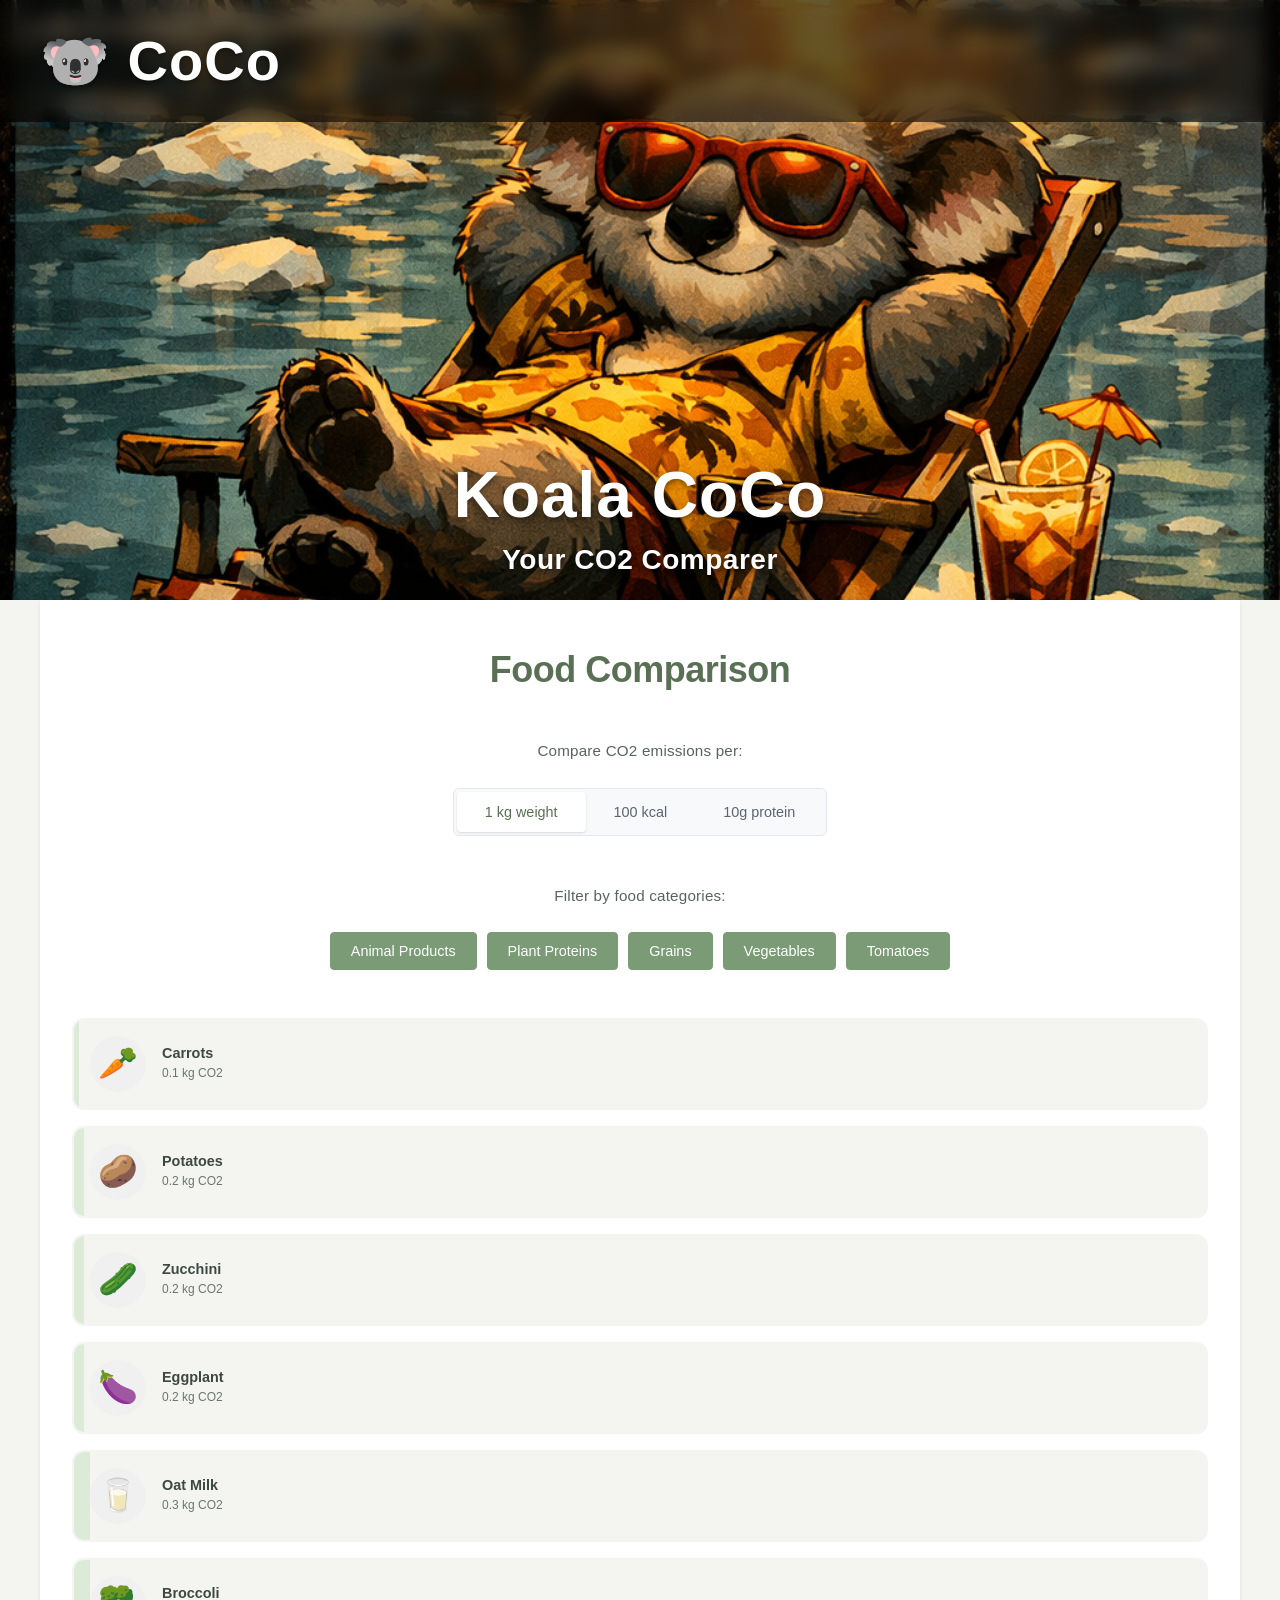
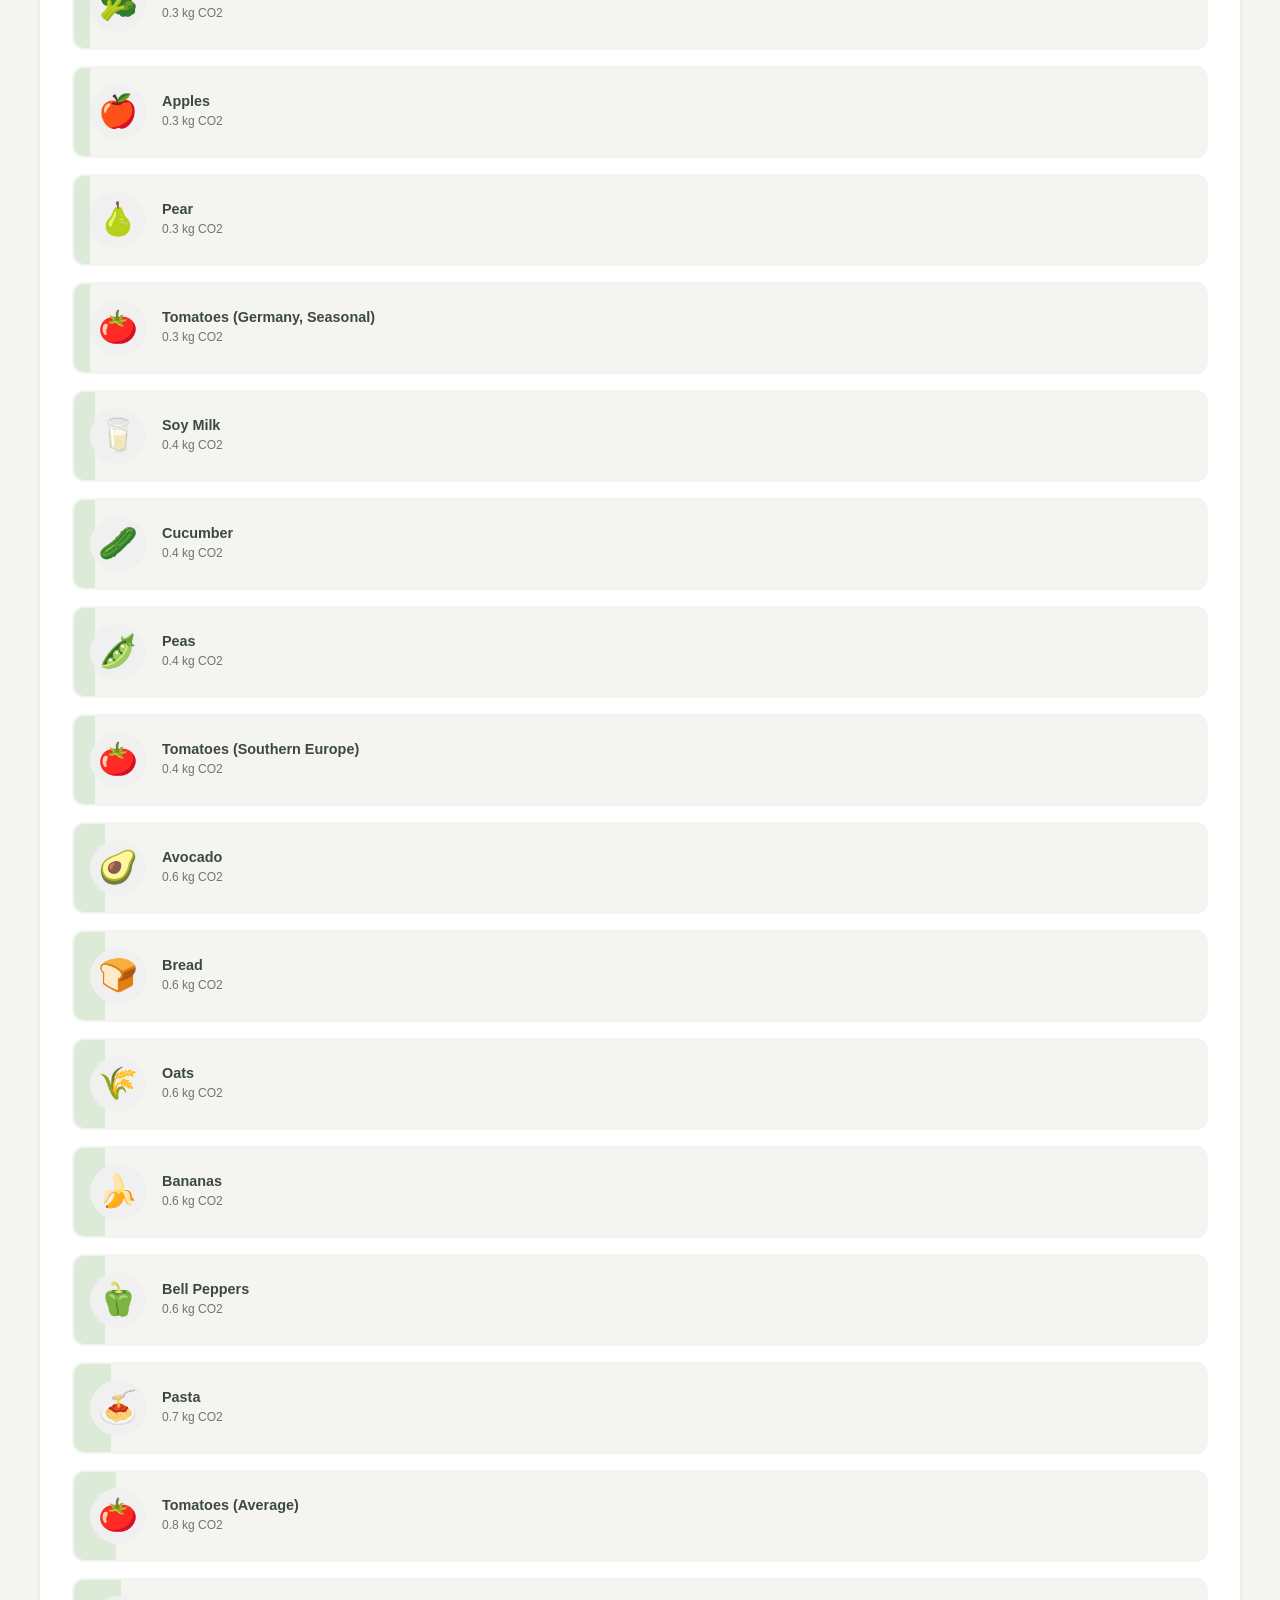
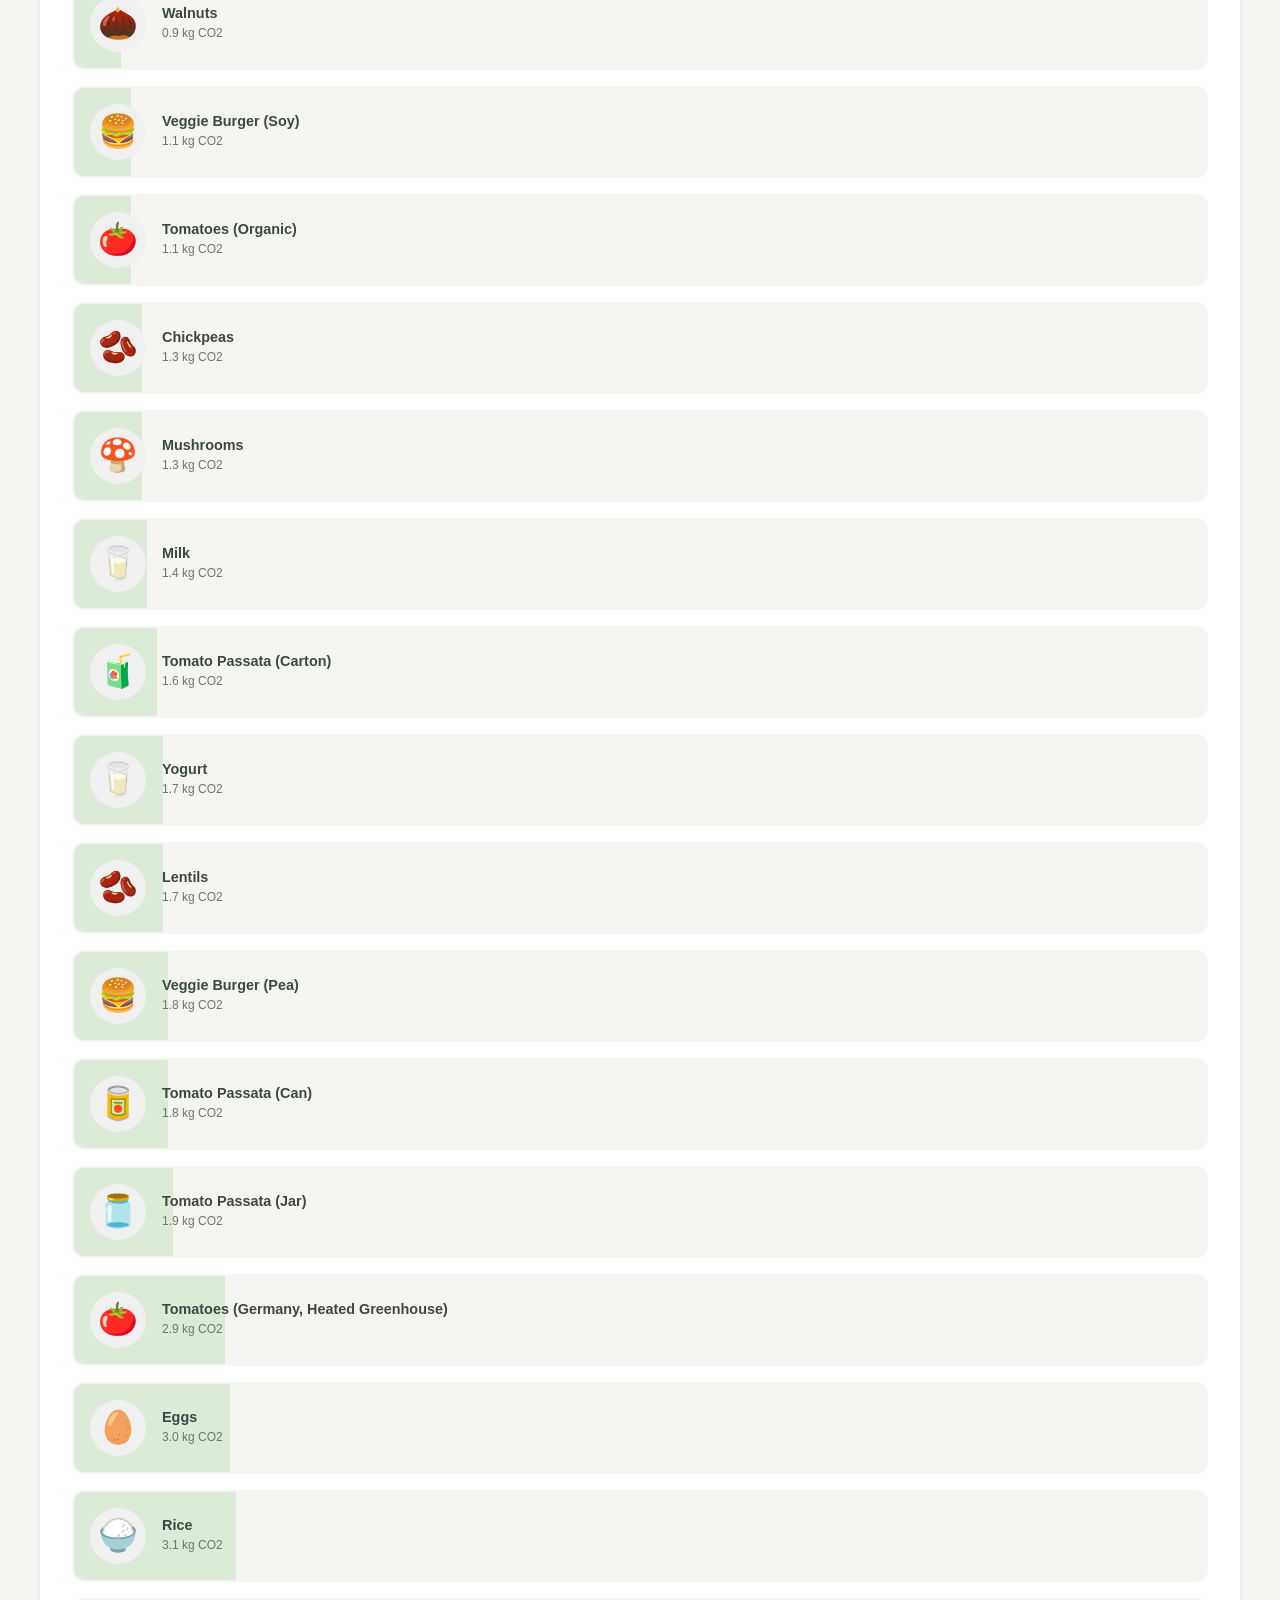
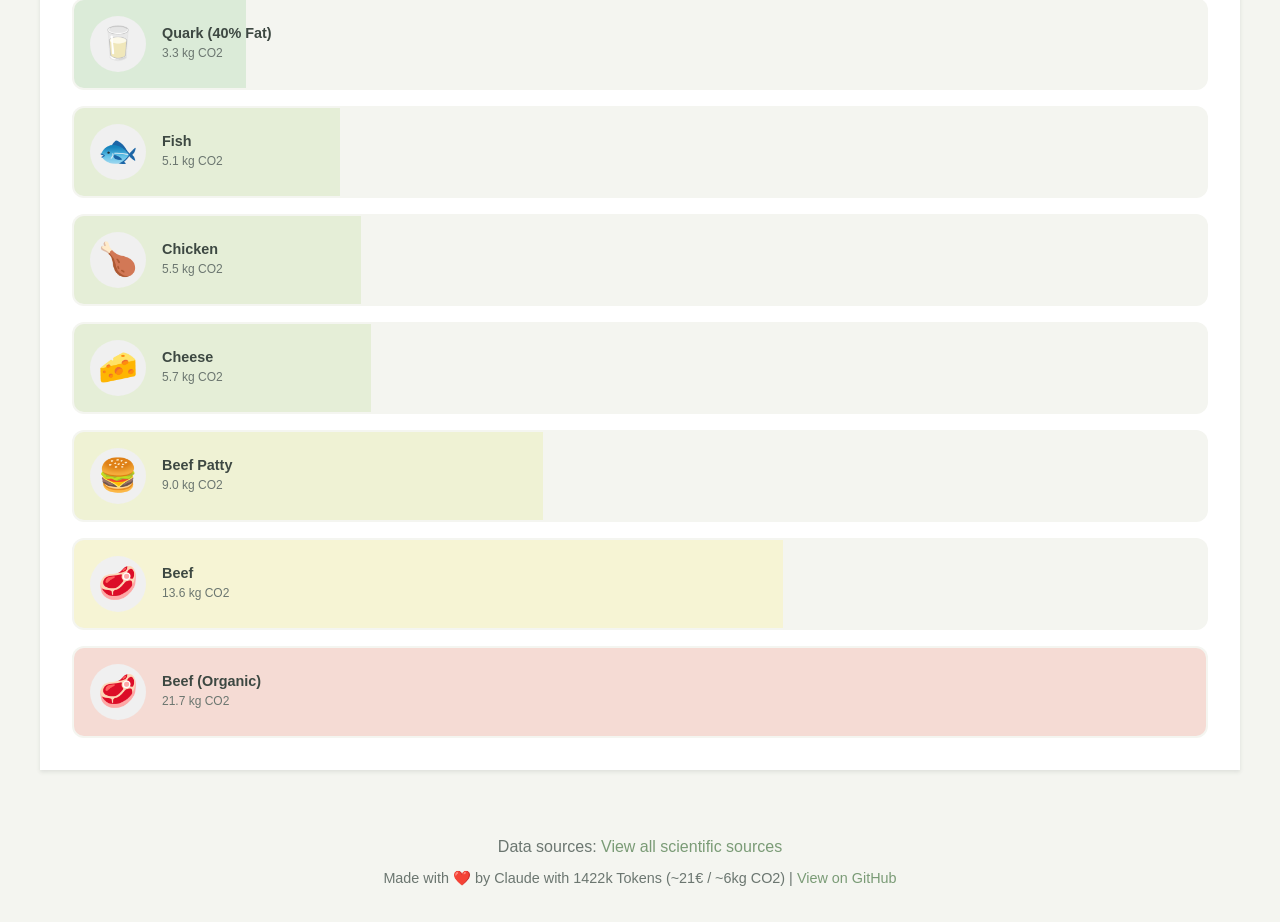
<file: index.html>
<!DOCTYPE html>
<html lang="en">
<head>
    <meta charset="UTF-8">
    <meta name="viewport" content="width=device-width, initial-scale=1.0">
    <meta name="description" content="Compare the CO2 footprint of different foods per weight, calories, and protein. Learn how your food choices impact the environment with Coco the Koala.">
    <title>CoCo's CO2 Food Comparison | Environmental Impact Calculator</title>
    <link rel="stylesheet" href="styles.css">
</head>
<body>
    <!-- Hero Image -->
    <div class="hero-image">
        <img src="assets/coco-koala.png" alt="Coco the Koala" id="cocoImage" onerror="this.style.display='none'">
        <div class="hero-overlay">
            <h1 class="hero-title">Koala CoCo</h1>
            <p class="hero-subtitle">Your CO2 Comparer</p>
        </div>
    </div>

    <!-- Header -->
    <header class="header">
        <div class="header-content">
            <h1>🐨 CoCo</h1>
        </div>
    </header>

    <div class="container">
        <main class="main-content">
            <section class="food-comparison">
                <h2 class="section-heading">Food Comparison</h2>

                <div class="controls-group">
                    <label class="controls-label">Compare CO2 emissions per:</label>
                    <div class="mode-buttons">
                        <button class="mode-btn active" data-mode="weight">1 kg weight</button>
                        <button class="mode-btn" data-mode="calories">100 kcal</button>
                        <button class="mode-btn" data-mode="protein">10g protein</button>
                    </div>
                </div>

                <div class="controls-group">
                    <label class="controls-label">Filter by food categories:</label>
                    <div class="category-buttons">
                        <button class="category-btn active" data-category="animal">Animal Products</button>
                        <button class="category-btn active" data-category="plant_protein">Plant Proteins</button>
                        <button class="category-btn active" data-category="grain">Grains</button>
                        <button class="category-btn active" data-category="vegetable">Vegetables</button>
                        <button class="category-btn active" data-category="tomatoes">Tomatoes</button>
                    </div>
                </div>

                <div class="bar-chart-container">
                    <div id="foodsList" class="foods-bars"></div>
                </div>
            </section>
        </main>

        <!-- Footer -->
        <footer class="footer">
            <p>Data sources: <a href="#" id="viewSourcesLink">View all scientific sources</a></p>
            <p class="attribution">
                Made with ❤️ by Claude with <span id="tokens"></span>k Tokens
                (~<span id="cost"></span>€ / ~<span id="co2"></span>kg CO2) |
                <a href="https://github.com/Ionenstrahl/CoCo" target="_blank">View on GitHub</a>
            </p>
        </footer>
    </div>

    <!-- Source Modal -->
    <div id="sourceModal" class="modal">
        <div class="modal-content">
            <span class="modal-close">&times;</span>
            <h2>Scientific Source</h2>
            <div id="sourceDetails"></div>
        </div>
    </div>

    <!-- All Sources Modal -->
    <div id="allSourcesModal" class="modal">
        <div class="modal-content">
            <span class="modal-close">&times;</span>
            <h2>All Data Sources</h2>
            <div id="allSourcesDetails"></div>
        </div>
    </div>

    <!-- Load data and main script -->
    <script src="data.js"></script>
    <script src="script.js"></script>
</body>
</html>
</file>
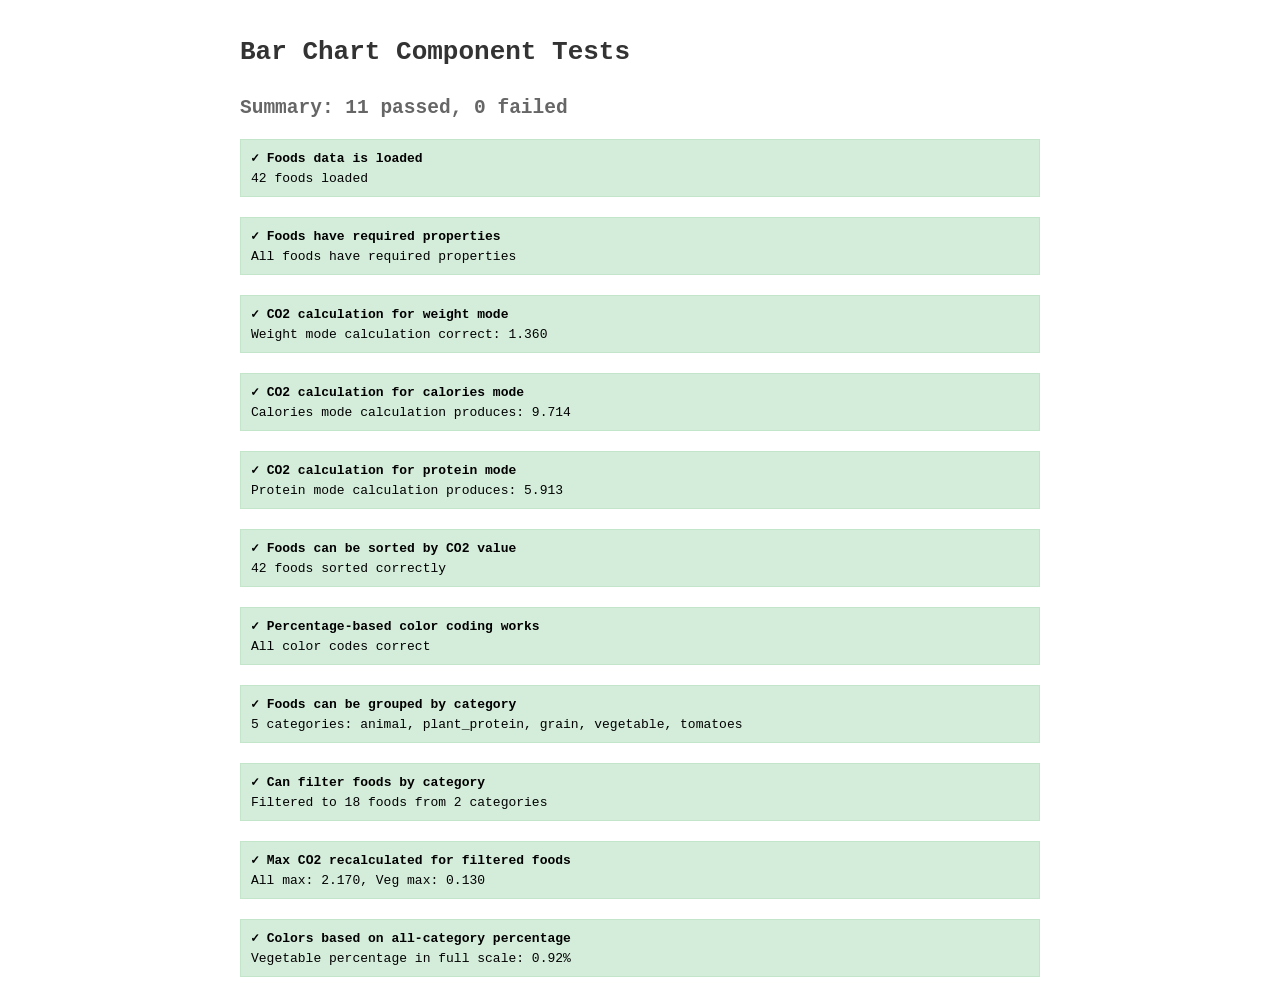
<file: test.html>
<!DOCTYPE html>
<html lang="en">
<head>
    <meta charset="UTF-8">
    <meta name="viewport" content="width=device-width, initial-scale=1.0">
    <title>Bar Chart Test</title>
    <style>
        body {
            font-family: monospace;
            padding: 20px;
            max-width: 800px;
            margin: 0 auto;
        }
        .test {
            margin: 20px 0;
            padding: 10px;
            border: 1px solid #ccc;
        }
        .test.pass {
            background-color: #d4edda;
            border-color: #c3e6cb;
        }
        .test.fail {
            background-color: #f8d7da;
            border-color: #f5c6cb;
        }
        h1 { color: #333; }
        h2 { color: #666; margin-top: 30px; }
        .test-name { font-weight: bold; }
        .test-result { margin-top: 5px; }
    </style>
</head>
<body>
    <h1>Bar Chart Component Tests</h1>
    <div id="test-results"></div>

    <script src="data.js"></script>
    <script>
        const results = [];

        function test(name, fn) {
            try {
                const result = fn();
                results.push({ name, pass: result.pass, message: result.message });
            } catch (e) {
                results.push({ name, pass: false, message: e.message });
            }
        }

        function renderResults() {
            const container = document.getElementById('test-results');
            let html = '';
            let passed = 0;
            let failed = 0;

            results.forEach(result => {
                if (result.pass) passed++;
                else failed++;

                html += `
                    <div class="test ${result.pass ? 'pass' : 'fail'}">
                        <div class="test-name">${result.pass ? '✓' : '✗'} ${result.name}</div>
                        <div class="test-result">${result.message}</div>
                    </div>
                `;
            });

            container.innerHTML = `
                <h2>Summary: ${passed} passed, ${failed} failed</h2>
                ${html}
            `;
        }

        // Test 1: Foods data is available
        test('Foods data is loaded', () => {
            if (typeof foods === 'undefined' || !foods || foods.length === 0) {
                return { pass: false, message: 'Foods array is not defined or empty' };
            }
            return { pass: true, message: `${foods.length} foods loaded` };
        });

        // Test 2: Each food has required properties
        test('Foods have required properties', () => {
            const requiredProps = ['id', 'name', 'co2PerKg', 'caloriesPer100g', 'proteinPer100g'];
            const missingProps = [];

            foods.forEach((food, index) => {
                requiredProps.forEach(prop => {
                    if (!(prop in food)) {
                        missingProps.push(`Food ${index} (${food.name || 'unknown'}) missing ${prop}`);
                    }
                });
            });

            if (missingProps.length > 0) {
                return { pass: false, message: missingProps.join(', ') };
            }
            return { pass: true, message: 'All foods have required properties' };
        });

        // Test 3: CO2 calculation for weight mode
        test('CO2 calculation for weight mode', () => {
            const testFood = foods[0];
            const expected = testFood.co2PerKg / 10;
            const actual = testFood.co2PerKg / 10; // Simplified test

            if (Math.abs(actual - expected) < 0.001) {
                return { pass: true, message: `Weight mode calculation correct: ${actual.toFixed(3)}` };
            }
            return { pass: false, message: `Expected ${expected}, got ${actual}` };
        });

        // Test 4: CO2 calculation for calories mode
        test('CO2 calculation for calories mode', () => {
            const testFood = foods[0];
            const kgFor100kcal = 100 / testFood.caloriesPer100g;
            const expected = testFood.co2PerKg * kgFor100kcal;

            if (expected > 0) {
                return { pass: true, message: `Calories mode calculation produces: ${expected.toFixed(3)}` };
            }
            return { pass: false, message: 'Calories mode calculation failed' };
        });

        // Test 5: CO2 calculation for protein mode
        test('CO2 calculation for protein mode', () => {
            const testFood = foods.find(f => f.proteinPer100g > 0);
            if (!testFood) {
                return { pass: false, message: 'No food with protein found' };
            }

            const kgFor10gProtein = 10 / testFood.proteinPer100g;
            const expected = testFood.co2PerKg * kgFor10gProtein;

            if (expected > 0) {
                return { pass: true, message: `Protein mode calculation produces: ${expected.toFixed(3)}` };
            }
            return { pass: false, message: 'Protein mode calculation failed' };
        });

        // Test 6: Bar chart should handle all foods being sorted
        test('Foods can be sorted by CO2 value', () => {
            const testFoods = foods.map(food => ({
                ...food,
                co2Value: food.co2PerKg / 10
            }));

            testFoods.sort((a, b) => a.co2Value - b.co2Value);

            let isSorted = true;
            for (let i = 1; i < testFoods.length; i++) {
                if (testFoods[i].co2Value < testFoods[i-1].co2Value) {
                    isSorted = false;
                    break;
                }
            }

            if (isSorted) {
                return { pass: true, message: `${testFoods.length} foods sorted correctly` };
            }
            return { pass: false, message: 'Foods not sorted correctly' };
        });

        // Test 7: Color coding function
        test('Percentage-based color coding works', () => {
            const getColorForPercentage = (percentage) => {
                if (percentage < 16.67) return '#4caf50';
                if (percentage < 33.33) return '#8bc34a';
                if (percentage < 50.0) return '#cddc39';
                if (percentage < 66.67) return '#ffeb3b';
                if (percentage < 83.33) return '#ff9800';
                return '#f44336';
            };

            const tests = [
                { percentage: 10, expected: '#4caf50' },
                { percentage: 25, expected: '#8bc34a' },
                { percentage: 45, expected: '#cddc39' },
                { percentage: 60, expected: '#ffeb3b' },
                { percentage: 75, expected: '#ff9800' },
                { percentage: 90, expected: '#f44336' }
            ];

            for (const t of tests) {
                const color = getColorForPercentage(t.percentage);
                if (color !== t.expected) {
                    return { pass: false, message: `Percentage ${t.percentage} returned ${color}, expected ${t.expected}` };
                }
            }

            return { pass: true, message: 'All color codes correct' };
        });

        // Test 8: Category grouping
        test('Foods can be grouped by category', () => {
            const categories = [...new Set(foods.map(f => f.category))];

            if (categories.length === 0) {
                return { pass: false, message: 'No categories found' };
            }

            const grouped = {};
            categories.forEach(cat => {
                grouped[cat] = foods.filter(f => f.category === cat);
            });

            const totalGrouped = Object.values(grouped).reduce((sum, arr) => sum + arr.length, 0);

            if (totalGrouped !== foods.length) {
                return { pass: false, message: `Grouped ${totalGrouped} foods but have ${foods.length} total` };
            }

            return { pass: true, message: `${categories.length} categories: ${categories.join(', ')}` };
        });

        // Test 9: Category filtering
        test('Can filter foods by category', () => {
            const activeCategories = new Set(['animal', 'plant_protein']);
            const filtered = foods.filter(f => activeCategories.has(f.category));

            if (filtered.length === 0) {
                return { pass: false, message: 'No foods after filtering' };
            }

            const hasWrongCategory = filtered.some(f => !activeCategories.has(f.category));
            if (hasWrongCategory) {
                return { pass: false, message: 'Filtered foods contain wrong categories' };
            }

            return { pass: true, message: `Filtered to ${filtered.length} foods from 2 categories` };
        });

        // Test 10: Max CO2 calculation for filtered foods
        test('Max CO2 recalculated for filtered foods', () => {
            const allFoodsWithCO2 = foods.map(food => ({
                ...food,
                co2Value: food.co2PerKg / 10
            }));

            const allMax = Math.max(...allFoodsWithCO2.map(f => f.co2Value));

            const vegetableOnly = allFoodsWithCO2.filter(f => f.category === 'vegetable');
            const vegMax = Math.max(...vegetableOnly.map(f => f.co2Value));

            if (vegMax >= allMax) {
                return { pass: false, message: 'Vegetable max should be less than all foods max' };
            }

            return { pass: true, message: `All max: ${allMax.toFixed(3)}, Veg max: ${vegMax.toFixed(3)}` };
        });

        // Test 11: Color based on all categories percentage
        test('Colors based on all-category percentage', () => {
            const allFoodsWithCO2 = foods.map(food => ({
                ...food,
                co2Value: food.co2PerKg / 10
            }));

            const maxAllCategories = Math.max(...allFoodsWithCO2.map(f => f.co2Value));
            const vegetableOnly = allFoodsWithCO2.filter(f => f.category === 'vegetable');

            const vegFood = vegetableOnly[0];
            const percentageAllCat = (vegFood.co2Value / maxAllCategories) * 100;

            if (percentageAllCat > 100) {
                return { pass: false, message: 'Percentage should not exceed 100' };
            }

            if (percentageAllCat < 0) {
                return { pass: false, message: 'Percentage should not be negative' };
            }

            return { pass: true, message: `Vegetable percentage in full scale: ${percentageAllCat.toFixed(2)}%` };
        });

        // Render results
        renderResults();
    </script>
</body>
</html>
</file>
<file: styles.css>
/* ABOUTME: Stylesheet for CoCo CO2 Food Comparison website with responsive design
   ABOUTME: Includes color-coding for CO2 levels and accessible contrast ratios */

:root {
    --color-primary: #5a7055;
    --color-secondary: #7a9b76;
    --color-accent: #a8c5a4;
    --color-background: #f4f5f0;
    --color-white: #ffffff;
    --color-text: #3d4842;
    --color-text-light: #6b7670;
    --color-border: #d4d9d1;
    --color-shadow: rgba(61, 72, 66, 0.12);
    --color-header-text: #ffffff;

    --color-co2-low: #7a9b76;
    --color-co2-medium: #d4a574;
    --color-co2-high: #c27b6c;

    --border-radius: 12px;
    --spacing-xs: 8px;
    --spacing-sm: 16px;
    --spacing-md: 24px;
    --spacing-lg: 32px;
    --spacing-xl: 48px;
    --spacing-xxl: 96px;
}

* {
    margin: 0;
    padding: 0;
    box-sizing: border-box;
}

body {
    font-family: -apple-system, BlinkMacSystemFont, 'Segoe UI', Roboto, Oxygen, Ubuntu, Cantarell, sans-serif;
    line-height: 1.6;
    color: var(--color-text);
    background-color: var(--color-background);
    min-height: 100vh;
    margin: 0;
    padding: 0;
}

.container {
    max-width: 1200px;
    margin: 0 auto;
}

/* Hero Image */
.hero-image {
    width: 100%;
    overflow: hidden;
    margin: 0;
    padding: 0;
    position: relative;
}

.hero-image img {
    width: 100%;
    height: auto;
    display: block;
}

.hero-overlay {
    position: absolute;
    top: 87%;
    left: 50%;
    transform: translate(-50%, -50%);
    text-align: center;
    z-index: 10;
    pointer-events: none;
}

.hero-title {
    font-size: 3.5rem;
    font-weight: 800;
    color: var(--color-header-text);
    margin: 0;
    text-shadow:
        0 2px 4px rgba(0, 0, 0, 0.3),
        0 4px 8px rgba(0, 0, 0, 0.2),
        0 0 20px rgba(0, 0, 0, 0.15);
    letter-spacing: 1px;
    line-height: 1.1;
}

.hero-subtitle {
    font-size: 1.5rem;
    font-weight: 600;
    color: var(--color-header-text);
    margin: var(--spacing-xs) 0 0 0;
    text-shadow:
        0 2px 4px rgba(0, 0, 0, 0.4),
        0 4px 8px rgba(0, 0, 0, 0.3);
    letter-spacing: 0.5px;
}

@media (min-width: 768px) {
    .hero-image {
        max-height: 600px;
        display: flex;
        align-items: center;
        justify-content: center;
    }

    .hero-image img {
        width: 100%;
        height: 100%;
        object-fit: cover;
        object-position: center center;
    }

    .hero-title {
        font-size: 4rem;
    }

    .hero-subtitle {
        font-size: 1.75rem;
    }
}

@media (max-width: 767px) {
    .hero-title {
        font-size: 2.5rem;
    }

    .hero-subtitle {
        font-size: 1.2rem;
    }
}

@media (max-width: 480px) {
    .hero-title {
        font-size: 2rem;
    }

    .hero-subtitle {
        font-size: 1rem;
    }
}

/* Header Styles */
.header {
    background: rgba(0, 0, 0, 0.6);
    color: var(--color-header-text);
    padding: var(--spacing-sm);
    position: fixed;
    top: 0;
    left: 0;
    right: 0;
    z-index: 100;
    backdrop-filter: blur(10px);
}

.header-content {
    max-width: 1200px;
    margin: 0 auto;
}

.header h1 {
    font-size: 3.5rem;
    font-weight: 800;
    color: var(--color-header-text);
    margin: 0;
    text-shadow:
        0 2px 4px rgba(0, 0, 0, 0.3),
        0 4px 8px rgba(0, 0, 0, 0.2),
        0 0 20px rgba(0, 0, 0, 0.15);
    letter-spacing: 1px;
}

/* Main Content */
.main-content {
    display: flex;
    flex-direction: column;
    gap: var(--spacing-lg);
}

section {
    background: var(--color-white);
    padding: var(--spacing-lg);
    border-radius: 0;
    box-shadow: 0 2px 4px var(--color-shadow);
}

.section-heading {
    color: var(--color-primary);
    margin: 0 0 var(--spacing-xl) 0;
    font-size: 2.25rem;
    font-weight: 700;
    text-align: center;
    letter-spacing: -0.5px;
    line-height: 1.2;
}

/* Food Comparison Section */
.food-comparison {
    background: var(--color-white);
    padding: var(--spacing-lg);
    padding-top: var(--spacing-xl);
    border-radius: 0;
    box-shadow: 0 2px 4px var(--color-shadow);
}

.bar-chart-container {
    margin-top: var(--spacing-lg);
    width: 100%;
}

.foods-bars {
    display: flex;
    flex-direction: column;
    gap: var(--spacing-sm);
    width: 100%;
}

.no-foods-message {
    text-align: center;
    padding: var(--spacing-xl);
    color: var(--color-text-light);
    font-size: 1rem;
    font-style: italic;
}

.food-item {
    display: flex;
    align-items: center;
    gap: var(--spacing-sm);
    padding: var(--spacing-sm);
    background: var(--color-background);
    border-radius: var(--border-radius);
    border: 2px solid transparent;
    position: relative;
    overflow: hidden;
}

.food-bar {
    position: absolute;
    left: 0;
    top: 0;
    height: 100%;
    transition: width 0.6s ease-in-out;
    opacity: 0.15;
    z-index: 0;
}

.food-info {
    display: flex;
    align-items: center;
    gap: var(--spacing-sm);
    flex: 1;
    position: relative;
    z-index: 1;
}

.food-image {
    width: 56px;
    height: 56px;
    object-fit: cover;
    border-radius: 50%;
    background: #f0f0f0;
    flex-shrink: 0;
}

.food-image.placeholder {
    display: flex;
    align-items: center;
    justify-content: center;
    font-size: 2rem;
}

.food-details {
    display: flex;
    flex-direction: column;
    gap: 2px;
    flex: 1;
    min-width: 0;
}

.food-name {
    font-size: 0.9rem;
    font-weight: 600;
    color: var(--color-text);
    line-height: 1.2;
}

.food-co2-value {
    font-size: 0.75rem;
    color: var(--color-text-light);
    font-weight: 500;
    cursor: pointer;
    transition: color 0.2s;
}

.food-co2-value:hover {
    color: var(--color-secondary);
    text-decoration: underline;
}

/* Controls Group */
.controls-group {
    display: flex;
    flex-direction: column;
    align-items: center;
    gap: var(--spacing-md);
    margin-bottom: var(--spacing-xl);
}

.controls-label {
    font-size: 0.95rem;
    font-weight: 500;
    color: var(--color-text);
    text-align: center;
    letter-spacing: 0.2px;
    opacity: 0.85;
}

/* Mode Selection Buttons - Radio Style */
.mode-buttons {
    display: flex;
    gap: 0;
    justify-content: center;
    flex-wrap: nowrap;
    background: #f8f9fa;
    padding: 3px;
    border-radius: 6px;
    width: fit-content;
    max-width: 100%;
    border: 1px solid #e3e6e9;
}

.mode-btn {
    padding: 12px 28px;
    font-size: 0.9rem;
    font-weight: 400;
    border: none;
    background: transparent;
    color: #5a6570;
    cursor: pointer;
    transition: all 0.2s ease;
    position: relative;
    border-radius: 4px;
    white-space: nowrap;
}

.mode-btn:hover {
    color: var(--color-primary);
}

.mode-btn.active {
    background: var(--color-white);
    color: var(--color-primary);
    font-weight: 500;
    box-shadow: 0 1px 2px rgba(0, 0, 0, 0.06), 0 1px 3px rgba(0, 0, 0, 0.08);
}

/* Category Filter Buttons - Toggle Style */
.category-buttons {
    display: flex;
    gap: 10px;
    justify-content: center;
    flex-wrap: wrap;
    margin-bottom: 0;
}

.category-btn {
    padding: 10px 20px;
    font-size: 0.9rem;
    font-weight: 400;
    border: 1px solid #d4d8dc;
    background: var(--color-white);
    color: #5a6570;
    border-radius: 4px;
    cursor: pointer;
    transition: all 0.2s ease;
    white-space: nowrap;
}

.category-btn:hover {
    border-color: var(--color-secondary);
    background: rgba(122, 155, 118, 0.06);
}

.category-btn.active {
    background: var(--color-secondary);
    border-color: var(--color-secondary);
    color: var(--color-white);
    font-weight: 500;
}

/* Footer */
.footer {
    text-align: center;
    padding: var(--spacing-lg);
    margin-top: var(--spacing-lg);
    color: var(--color-text-light);
}

.footer a {
    color: var(--color-secondary);
    text-decoration: none;
}

.footer a:hover {
    text-decoration: underline;
}

.attribution {
    margin-top: var(--spacing-xs);
    font-size: 0.9rem;
}

/* Modal Styles */
.modal {
    display: none;
    position: fixed;
    z-index: 1000;
    left: 0;
    top: 0;
    width: 100%;
    height: 100%;
    background-color: rgba(0, 0, 0, 0.5);
    animation: fadeIn 0.3s;
}

.modal.active {
    display: flex;
    justify-content: center;
    align-items: center;
}

@keyframes fadeIn {
    from { opacity: 0; }
    to { opacity: 1; }
}

.modal-content {
    background-color: var(--color-white);
    padding: var(--spacing-lg);
    border-radius: var(--border-radius);
    max-width: 600px;
    width: 90%;
    max-height: 80vh;
    overflow-y: auto;
    box-shadow: 0 4px 12px rgba(0, 0, 0, 0.3);
    position: relative;
    animation: slideIn 0.3s;
}

@keyframes slideIn {
    from {
        transform: translateY(-50px);
        opacity: 0;
    }
    to {
        transform: translateY(0);
        opacity: 1;
    }
}

.modal-close {
    position: absolute;
    right: var(--spacing-md);
    top: var(--spacing-md);
    font-size: 2rem;
    font-weight: 700;
    color: var(--color-text-light);
    cursor: pointer;
    line-height: 1;
}

.modal-close:hover {
    color: var(--color-text);
}

.source-details {
    margin-top: var(--spacing-md);
}

.source-details h3 {
    color: var(--color-primary);
    margin-bottom: var(--spacing-sm);
}

.source-details p {
    margin-bottom: var(--spacing-xs);
}

.source-details a {
    color: var(--color-secondary);
    word-break: break-all;
}

.source-item {
    padding: var(--spacing-md);
    border: 1px solid var(--color-border);
    border-radius: 8px;
    margin-bottom: var(--spacing-md);
}

/* Responsive Design */
@media (max-width: 768px) {
    .header h1 {
        font-size: 1.25rem;
    }

    .section-heading {
        font-size: 1.85rem;
    }

    .controls-label {
        font-size: 0.875rem;
    }

    .controls-group {
        gap: 12px;
        margin-bottom: var(--spacing-lg);
    }

    .food-image {
        width: 48px;
        height: 48px;
    }

    .food-image.placeholder {
        font-size: 1.75rem;
    }

    .mode-buttons {
        width: 100%;
        max-width: 480px;
    }

    .mode-btn {
        font-size: 0.8rem;
        padding: 10px 18px;
    }

    .category-btn {
        font-size: 0.85rem;
        padding: 9px 16px;
    }
}

@media (max-width: 480px) {
    section {
        padding: var(--spacing-md);
        border-radius: 0;
    }

    .header h1 {
        font-size: 2rem;
    }

    .section-heading {
        font-size: 1.5rem;
        margin-bottom: var(--spacing-lg);
    }

    .controls-group {
        gap: 10px;
        margin-bottom: var(--spacing-md);
    }

    .controls-label {
        font-size: 0.825rem;
    }

    .mode-buttons {
        padding: 2px;
        width: 100%;
        max-width: 100%;
    }

    .mode-btn {
        font-size: 0.75rem;
        padding: 8px 10px;
        flex: 1;
        justify-content: center;
    }

    .category-buttons {
        gap: 6px;
    }

    .category-btn {
        font-size: 0.8rem;
        padding: 8px 14px;
    }

    .food-item {
        padding: var(--spacing-xs);
        gap: var(--spacing-xs);
    }

    .food-image {
        width: 44px;
        height: 44px;
    }

    .food-image.placeholder {
        font-size: 1.6rem;
    }

    .food-name {
        font-size: 0.8rem;
    }

    .food-co2-value {
        font-size: 0.7rem;
    }
}

/* Dark Mode Support */
@media (
    prefers-color-scheme: dark) {
    :root {
        --color-primary: #7a9b76;
        --color-secondary: #92b88e;
        --color-accent: #a8c5a4;
        --color-background: #1c1f1b;
        --color-white: #2a2d28;
        --color-text: #e4e6e3;
        --color-text-light: #9ca39a;
        --color-border: #3d4842;
        --color-shadow: rgba(0, 0, 0, 0.4);
        --color-header-text: #ffffff;
    }

    body {
        background-color: #15170f;
    }

    .header {
        background: rgba(28, 31, 27, 0.5);
    }

    .mode-buttons {
        background: #1c1f1b;
        border-color: #3d4842;
    }

    .mode-btn {
        color: #adb3aa;
    }

    .mode-btn.active {
        background: #2a2d28;
        color: #e4e6e3;
        box-shadow: 0 1px 3px rgba(0, 0, 0, 0.3);
    }

    .category-btn {
        background: #2a2d28;
        border-color: #3d4842;
        color: #adb3aa;
    }

    .category-btn:hover {
        background: rgba(122, 155, 118, 0.2);
    }

    .category-buttons .category-btn.active {
        background: #92b88e;
        color: #ffffff;
    }

    .foods-bars .food-item {
        background: #1c1f1b;
        border-color: transparent;
    }

    .food-item .food-bar {
        opacity: 0.4;
    }

    .food-image {
        background: #1c1f1b;
    }

    .modal {
        background-color: rgba(0, 0, 0, 0.8);
    }

    .modal-content {
        background-color: #2a2d28;
    }

    .modal-close {
        color: #9ca39a;
    }

    .modal-close:hover {
        color: #e4e6e3;
    }

    .source-item {
        border-color: #3d4842;
        background: #1c1f1b;
    }
}

/* Accessibility */
:focus-visible {
    outline: 2px solid var(--color-accent);
    outline-offset: 2px;
}

@media (prefers-reduced-motion: reduce) {
    *,
    *::before,
    *::after {
        animation-duration: 0.01ms !important;
        animation-iteration-count: 1 !important;
        transition-duration: 0.01ms !important;
    }
}
</file>
